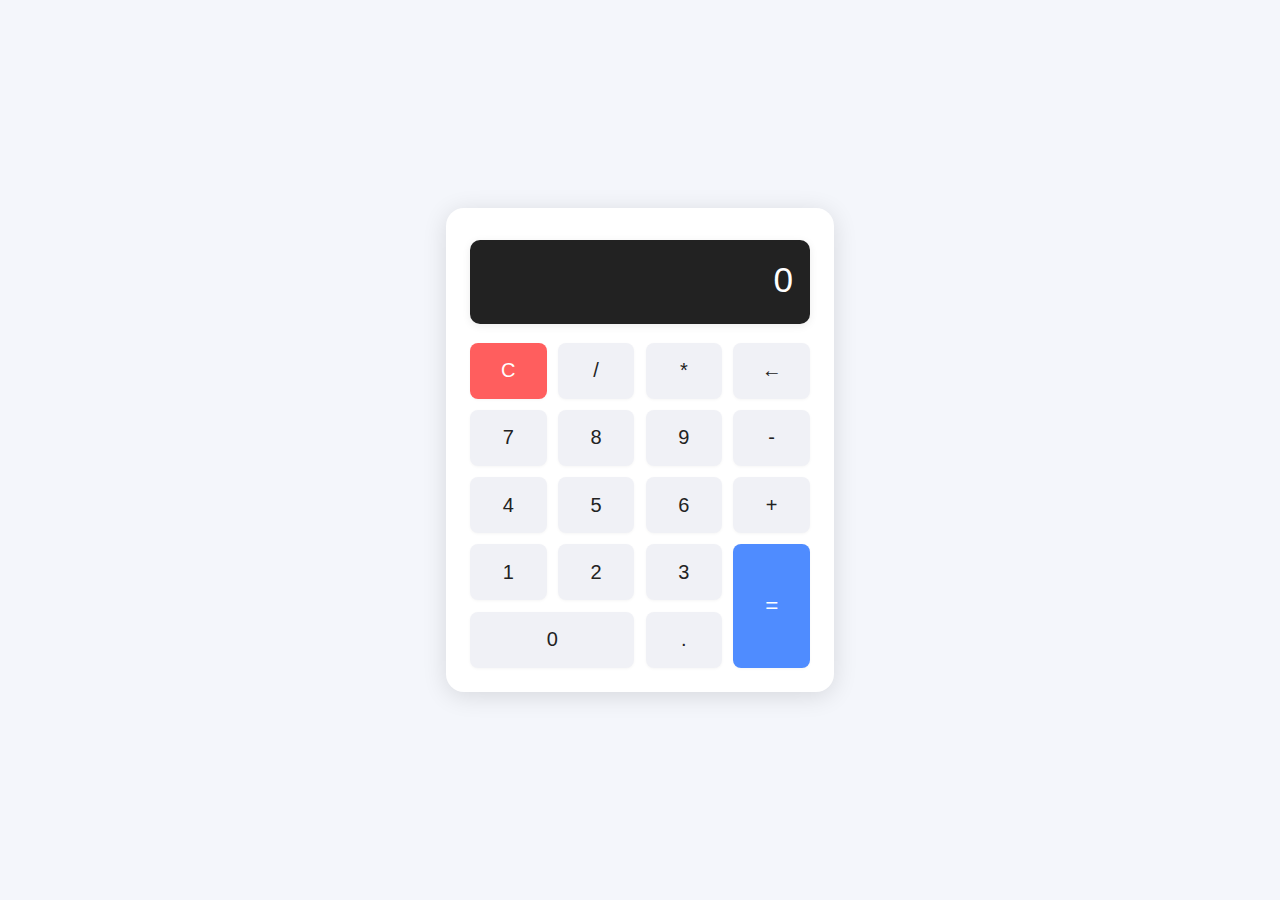
<file: CALCULATOR/index.html>
<!DOCTYPE html>
<html lang="en">
<head>
  <meta charset="UTF-8">
  <meta name="viewport" content="width=device-width, initial-scale=1.0">
  <title>Calculator</title>
  <link rel="stylesheet" href="style.css">
</head>
<body>
  <main>
    <div class="calculator-container">
      <section class="calculator-display" id="display">0</section>
      <div class="calculator-buttons">
        <button class="btn" data-action="clear">C</button>
        <button class="btn" data-action="divide">/</button>
        <button class="btn" data-action="multiply">*</button>
        <button class="btn" data-action="backspace">&#8592;</button>
        <button class="btn" data-digit="7">7</button>
        <button class="btn" data-digit="8">8</button>
        <button class="btn" data-digit="9">9</button>
        <button class="btn" data-action="subtract">-</button>
        <button class="btn" data-digit="4">4</button>
        <button class="btn" data-digit="5">5</button>
        <button class="btn" data-digit="6">6</button>
        <button class="btn" data-action="add">+</button>
        <button class="btn" data-digit="1">1</button>
        <button class="btn" data-digit="2">2</button>
        <button class="btn" data-digit="3">3</button>
        <button class="btn" data-action="equals">=</button>
        <button class="btn btn-zero" data-digit="0">0</button>
        <button class="btn" data-digit=".">.</button>
      </div>
    </div>
  </main>
  <script src="script.js"></script>
</body>
</html>
</file>
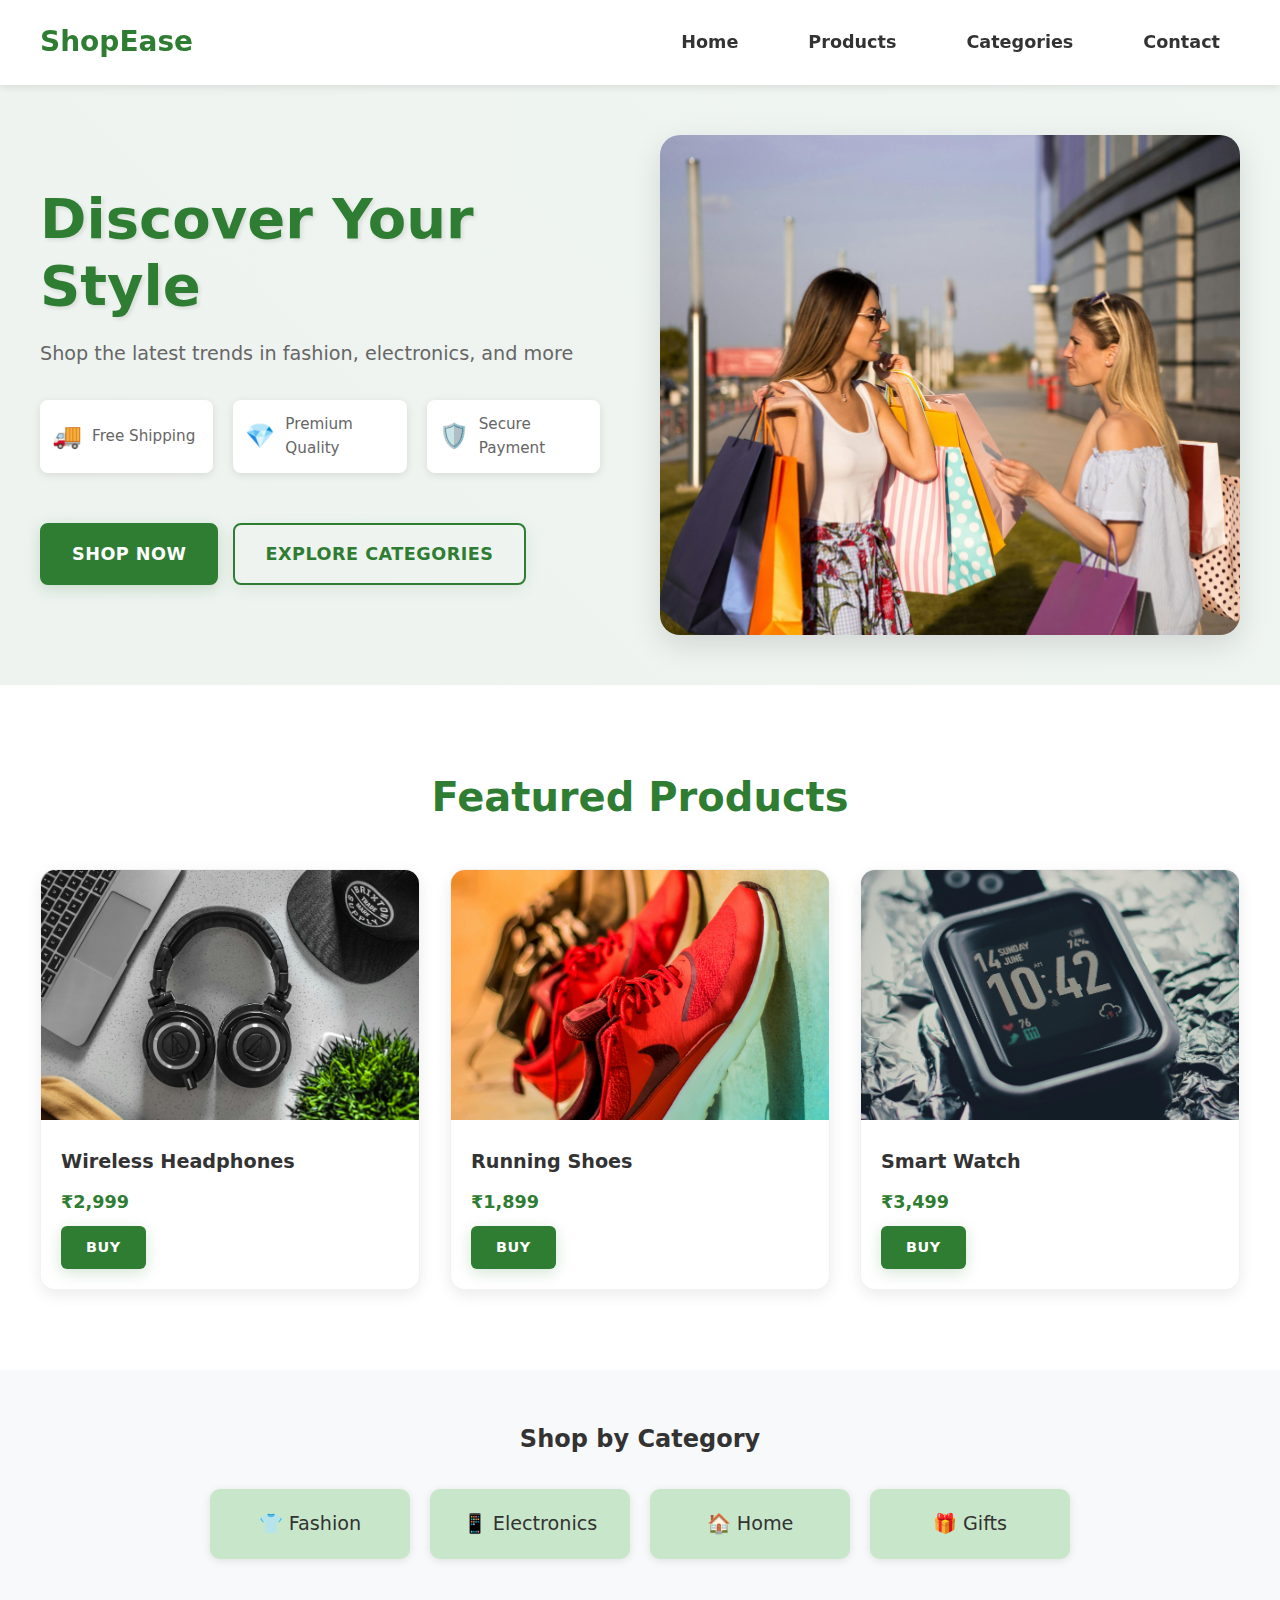
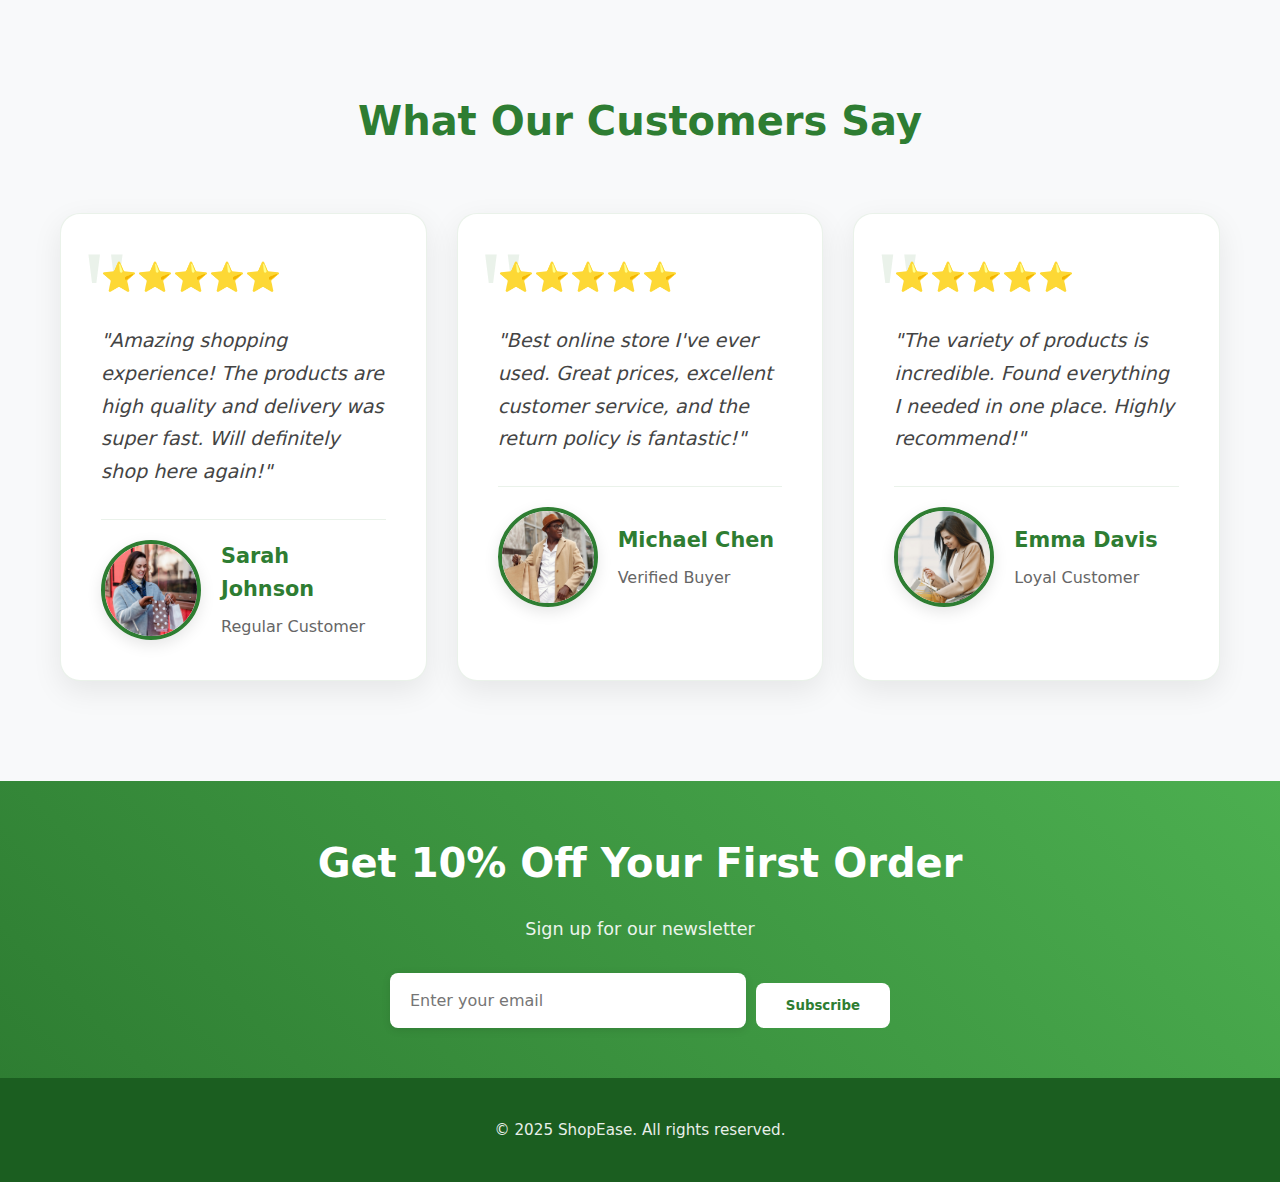
<file: LANDING PAGE/index.html>
<!DOCTYPE html>
<html lang="en">
<head>
  <meta charset="UTF-8" />
  <meta name="viewport" content="width=device-width, initial-scale=1" />
  <title>ShopEase - Your Online Store</title>
  <link rel="stylesheet" href="style.css" />
  <script>
    document.addEventListener('DOMContentLoaded', function() {
      // Smooth scroll for all anchor links
      document.querySelectorAll('a[href^="#"]').forEach(anchor => {
        anchor.addEventListener('click', function (e) {
          e.preventDefault();
          const targetId = this.getAttribute('href');
          const targetElement = document.querySelector(targetId);
          
          if (targetElement) {
            targetElement.scrollIntoView({
              behavior: 'smooth',
              block: 'start'
            });
          }
        });
      });
    });
  </script>
</head>
<body>
  <!-- Navigation -->
  <header>
    <nav class="navbar">
      <div class="logo">ShopEase</div>
      <ul class="nav-links">
        <li><a href="#home">Home</a></li>
        <li><a href="#products">Products</a></li>
        <li><a href="#categories">Categories</a></li>
        <li><a href="#contact">Contact</a></li>
      </ul>
    </nav>
  </header>

  <!-- Hero Section -->
  <section id="home" class="hero">
    <div class="hero-content">
      <div class="hero-text">
        <h1>Discover Your Style</h1>
        <p class="hero-subtitle">Shop the latest trends in fashion, electronics, and more</p>
        <div class="hero-features">
          <div class="feature">
            <span class="feature-icon">🚚</span>
            <span>Free Shipping</span>
          </div>
          <div class="feature">
            <span class="feature-icon">💎</span>
            <span>Premium Quality</span>
          </div>
          <div class="feature">
            <span class="feature-icon">🛡️</span>
            <span>Secure Payment</span>
          </div>
        </div>
        <div class="hero-cta">
          <a href="#products" class="btn">Shop Now</a>
          <a href="#categories" class="btn btn-outline">Explore Categories</a>
        </div>
      </div>
      <div class="hero-image">
        <img src="images/hero-section.jpg" alt="Shopping Experience" />
      </div>
    </div>
  </section>

  <!-- Product Showcase -->
  <section id="products" class="products">
    <h2>Featured Products</h2>
    <div class="product-grid">
      <div class="product-card">
        <img src="images/Wireless Headphones.jpg" alt="Wireless Headphones" />
        <h3>Wireless Headphones</h3>
        <p>₹2,999</p>
        <a href="#" class="btn">Buy</a>
      </div>
      <div class="product-card">
        <img src="images/Running Shoes.jpg" alt="Running Shoes" />
        <h3>Running Shoes</h3>
        <p>₹1,899</p>
        <a href="#" class="btn">Buy</a>
      </div>
      <div class="product-card">
        <img src="images/Smart Watch.jpg" alt="Smart Watch" />
        <h3>Smart Watch</h3>
        <p>₹3,499</p>
        <a href="#" class="btn">Buy</a>
      </div>
    </div>
  </section>

  <!-- Categories -->
  <section id="categories" class="categories">
    <h2>Shop by Category</h2>
    <div class="category-grid">
      <div class="category-card">👕 Fashion</div>
      <div class="category-card">📱 Electronics</div>
      <div class="category-card">🏠 Home</div>
      <div class="category-card">🎁 Gifts</div>
    </div>
  </section>

  <!-- Customer Reviews -->
  <section id="reviews" class="reviews">
    <h2>What Our Customers Say</h2>
    <div class="review-container">
      <div class="review-card">
        <div class="review-stars">⭐⭐⭐⭐⭐</div>
        <p class="review-text">"Amazing shopping experience! The products are high quality and delivery was super fast. Will definitely shop here again!"</p>
        <div class="reviewer">
          <img src="images/customer1.jpg" alt="Customer 1" class="reviewer-img" />
          <div class="reviewer-info">
            <h4>Sarah Johnson</h4>
            <p>Regular Customer</p>
          </div>
        </div>
      </div>

      <div class="review-card">
        <div class="review-stars">⭐⭐⭐⭐⭐</div>
        <p class="review-text">"Best online store I've ever used. Great prices, excellent customer service, and the return policy is fantastic!"</p>
        <div class="reviewer">
          <img src="images/customer2.jpg" alt="Customer 2" class="reviewer-img" />
          <div class="reviewer-info">
            <h4>Michael Chen</h4>
            <p>Verified Buyer</p>
          </div>
        </div>
      </div>

      <div class="review-card">
        <div class="review-stars">⭐⭐⭐⭐⭐</div>
        <p class="review-text">"The variety of products is incredible. Found everything I needed in one place. Highly recommend!"</p>
        <div class="reviewer">
          <img src="images/customer3.jpg" alt="Customer 3" class="reviewer-img" />
          <div class="reviewer-info">
            <h4>Emma Davis</h4>
            <p>Loyal Customer</p>
          </div>
        </div>
      </div>
    </div>
  </section>

  <!-- Newsletter -->
  <section class="newsletter">
    <h2>Get 10% Off Your First Order</h2>
    <p>Sign up for our newsletter</p>
    <form>
      <input type="email" placeholder="Enter your email" required />
      <button type="submit" class="btn">Subscribe</button>
    </form>
  </section>

  <!-- Footer -->
  <footer id="contact">
    <p>&copy; 2025 ShopEase. All rights reserved.</p>
  </footer>
</body>
</html>
</file>
<file: CALCULATOR/style.css>
body {
  background: #f4f6fb;
  min-height: 100vh;
  display: flex;
  align-items: center;
  justify-content: center;
  font-family: 'Segoe UI', Arial, sans-serif;
  margin: 0;
}

.calculator-container {
  background: #fff;
  border-radius: 18px;
  box-shadow: 0 4px 24px rgba(0,0,0,0.12);
  padding: 2rem 1.5rem 1.5rem 1.5rem;
  width: 340px;
  max-width: 95vw;
  display: flex;
  flex-direction: column;
  gap: 1.2rem;
}

.calculator-display {
  background: #222;
  color: #fff;
  font-size: 2.2rem;
  border-radius: 10px;
  padding: 1.2rem 1rem;
  text-align: right;
  min-height: 2.8rem;
  letter-spacing: 1px;
  box-shadow: 0 2px 8px rgba(0,0,0,0.08);
  word-break: break-all;
}

.calculator-buttons {
  display: grid;
  grid-template-columns: repeat(4, 1fr);
  grid-template-rows: repeat(5, 56px);
  gap: 0.7rem;
}

.btn {
  background: #f0f1f6;
  border: none;
  border-radius: 8px;
  font-size: 1.25rem;
  color: #222;
  cursor: pointer;
  transition: background 0.18s, box-shadow 0.18s;
  box-shadow: 0 1px 3px rgba(0,0,0,0.04);
}

.btn:hover {
  background: #e2e6f3;
}

.btn:active {
  background: #d1d6e6;
}

.btn[data-action="equals"] {
  background: #4f8cff;
  color: #fff;
  grid-row: span 2;
  font-size: 1.4rem;
}

.btn[data-action="equals"]:hover {
  background: #2563eb;
}

.btn[data-action="clear"] {
  background: #ff5e5e;
  color: #fff;
}

.btn[data-action="clear"]:hover {
  background: #e11d48;
}

.btn-zero {
  grid-column: span 2;
}

.btn.active-operator {
  background: #d1d6e6;
  box-shadow: inset 0 1px 3px rgba(0,0,0,0.1);
}

@media (max-width: 400px) {
  .calculator-container {
    padding: 1rem 0.5rem 1rem 0.5rem;
    width: 98vw;
  }
  .calculator-display {
    font-size: 1.3rem;
    padding: 0.7rem 0.5rem;
  }
  .calculator-buttons {
    grid-template-rows: repeat(5, 38px);
    gap: 0.4rem;
  }
  .btn {
    font-size: 1rem;
  }
}
</file>
<file: LANDING PAGE/style.css>
/* Global Styles */
:root {
  --primary-color: #2e7d32;
  --primary-light: #4caf50;
  --primary-dark: #1b5e20;
  --text-dark: #333;
  --text-light: #666;
  --background-light: #f8f9fa;
  --white: #ffffff;
  --shadow-sm: 0 2px 8px rgba(0, 0, 0, 0.1);
  --shadow-md: 0 5px 15px rgba(0, 0, 0, 0.08);
  --shadow-lg: 0 10px 30px rgba(0, 0, 0, 0.12);
  --transition: all 0.3s ease;
}

* {
  margin: 0;
  padding: 0;
  box-sizing: border-box;
  font-family: 'Segoe UI', system-ui, -apple-system, sans-serif;
}

html {
  scroll-behavior: smooth;
  scroll-padding-top: 80px;
}

body {
  line-height: 1.6;
  background: var(--background-light);
  color: var(--text-dark);
}

/* Navigation Styles */
header {
  background: var(--white);
  padding: 20px 40px;
  box-shadow: var(--shadow-sm);
  position: sticky;
  top: 0;
  z-index: 1000;
  backdrop-filter: blur(10px);
  background-color: rgba(255, 255, 255, 0.95);
}

.navbar {
  display: flex;
  justify-content: space-between;
  align-items: center;
  max-width: 1200px;
  margin: 0 auto;
}

.logo {
  font-size: 28px;
  font-weight: 700;
  color: var(--primary-color);
  text-decoration: none;
  transition: var(--transition);
}

.logo:hover {
  color: var(--primary-dark);
  transform: translateY(-2px);
}

.nav-links {
  list-style: none;
  display: flex;
  gap: 30px;
}

.nav-links li a {
  text-decoration: none;
  color: var(--text-dark);
  font-weight: 600;
  font-size: 1.1rem;
  padding: 10px 20px;
  border-radius: 8px;
  transition: var(--transition);
  position: relative;
}

.nav-links li a:hover {
  color: var(--primary-color);
  background: rgba(46, 125, 50, 0.1);
  transform: translateY(-2px);
}

.nav-links li a::after {
  content: '';
  position: absolute;
  bottom: 0;
  left: 50%;
  width: 0;
  height: 2px;
  background: var(--primary-color);
  transition: var(--transition);
  transform: translateX(-50%);
}

.nav-links li a:hover::after {
  width: 80%;
}

/* Hero Section Styles */
.hero {
  background: var(--background-light);
  min-height: 600px;
  padding: 40px 20px;
  display: flex;
  align-items: center;
  position: relative;
  overflow: hidden;
}

.hero::before {
  content: '';
  position: absolute;
  top: 0;
  left: 0;
  right: 0;
  bottom: 0;
  background: linear-gradient(45deg, rgba(46, 125, 50, 0.05) 0%, rgba(76, 175, 80, 0.05) 100%);
  z-index: 0;
}

.hero-content {
  max-width: 1200px;
  margin: 0 auto;
  display: grid;
  grid-template-columns: 1fr 1fr;
  gap: 40px;
  align-items: center;
  position: relative;
  z-index: 1;
}

.hero-text {
  padding-right: 20px;
}

.hero h1 {
  font-size: 3.5rem;
  color: var(--primary-color);
  margin-bottom: 20px;
  line-height: 1.2;
  font-weight: 800;
  text-shadow: 2px 2px 4px rgba(0, 0, 0, 0.1);
}

.hero-subtitle {
  font-size: 1.2rem;
  color: var(--text-light);
  margin-bottom: 30px;
  font-weight: 500;
}

.hero-features {
  display: grid;
  grid-template-columns: repeat(3, 1fr);
  gap: 20px;
  margin-bottom: 40px;
}

.feature {
  display: flex;
  align-items: center;
  gap: 10px;
  font-size: 0.95rem;
  color: var(--text-light);
  background: var(--white);
  padding: 12px;
  border-radius: 8px;
  box-shadow: var(--shadow-sm);
  transition: var(--transition);
}

.feature:hover {
  transform: translateY(-2px);
  box-shadow: var(--shadow-md);
}

.feature-icon {
  font-size: 1.5rem;
}

.hero-cta {
  display: flex;
  gap: 15px;
}

.hero-cta .btn {
  padding: 15px 30px;
  font-size: 1.1rem;
  font-weight: 600;
  border-radius: 8px;
  transition: var(--transition);
  text-transform: uppercase;
  letter-spacing: 0.5px;
}

.hero-cta .btn:first-child {
  background: var(--primary-color);
  color: var(--white);
  border: 2px solid var(--primary-color);
  box-shadow: 0 4px 15px rgba(46, 125, 50, 0.2);
}

.hero-cta .btn:first-child:hover {
  background: var(--primary-dark);
  border-color: var(--primary-dark);
  transform: translateY(-3px);
  box-shadow: 0 6px 20px rgba(46, 125, 50, 0.3);
}

.hero-cta .btn-outline {
  background: transparent;
  color: var(--primary-color);
  border: 2px solid var(--primary-color);
  box-shadow: 0 4px 15px rgba(46, 125, 50, 0.1);
}

.hero-cta .btn-outline:hover {
  background: var(--primary-color);
  color: var(--white);
  transform: translateY(-3px);
  box-shadow: 0 6px 20px rgba(46, 125, 50, 0.2);
}

.hero-image {
  position: relative;
  height: 500px;
  border-radius: 20px;
  overflow: hidden;
  box-shadow: var(--shadow-lg);
}

.hero-image img {
  width: 100%;
  height: 100%;
  object-fit: cover;
  transition: var(--transition);
}

.hero-image:hover img {
  transform: scale(1.05);
}

@media (max-width: 768px) {
  .hero-content {
    grid-template-columns: 1fr;
    text-align: center;
  }

  .hero-text {
    padding-right: 0;
  }

  .hero-features {
    justify-content: center;
  }

  .hero-cta {
    justify-content: center;
  }

  .hero-image {
    height: 300px;
  }

  .nav-links {
    gap: 15px;
  }
  
  .nav-links li a {
    font-size: 1rem;
    padding: 8px 16px;
  }
}

/* Product Section Styles */
.products {
  padding: 80px 20px;
  background: var(--white);
}

.products h2 {
  text-align: center;
  color: var(--primary-color);
  margin-bottom: 40px;
  font-size: 2.5rem;
  font-weight: 700;
}

.product-grid {
  display: grid;
  grid-template-columns: repeat(auto-fit, minmax(280px, 1fr));
  gap: 30px;
  max-width: 1200px;
  margin: 0 auto;
}

.product-card {
  background: var(--white);
  border-radius: 15px;
  overflow: hidden;
  box-shadow: var(--shadow-md);
  transition: var(--transition);
  border: 1px solid rgba(0, 0, 0, 0.05);
  position: relative;
}

.product-card:hover {
  transform: translateY(-5px);
  box-shadow: var(--shadow-lg);
}

.product-card img {
  width: 100%;
  height: 250px;
  object-fit: cover;
  transition: var(--transition);
}

.product-card:hover img {
  transform: scale(1.05);
}

.product-card h3 {
  padding: 20px 20px 10px;
  color: var(--text-dark);
  font-size: 1.2rem;
  font-weight: 600;
}

.product-card .btn {
  display: inline-block;
  padding: 10px 25px;
  background: var(--primary-color);
  color: var(--white);
  border: none;
  border-radius: 6px;
  font-weight: 600;
  text-decoration: none;
  transition: var(--transition);
  margin: 0 20px 20px;
  text-transform: uppercase;
  letter-spacing: 0.5px;
  font-size: 0.9rem;
  box-shadow: 0 4px 15px rgba(46, 125, 50, 0.2);
}

.product-card .btn:hover {
  background: var(--primary-dark);
  transform: translateY(-2px);
  box-shadow: 0 6px 20px rgba(46, 125, 50, 0.3);
}

.product-card p {
  padding: 0 20px 10px;
  color: var(--primary-color);
  font-weight: 700;
  font-size: 1.1rem;
}

/* Newsletter Section Styles */
.newsletter {
  background: linear-gradient(45deg, var(--primary-color), var(--primary-light));
  padding: 80px 20px;
  color: var(--white);
  text-align: center;
}

.newsletter h2 {
  font-size: 2.5rem;
  margin-bottom: 20px;
  font-weight: 700;
}

.newsletter p {
  font-size: 1.1rem;
  margin-bottom: 30px;
  opacity: 0.9;
}

.newsletter form {
  max-width: 500px;
  margin: 0 auto;
  display: flex;
  gap: 10px;
}

.newsletter input[type="email"] {
  flex: 1;
  padding: 15px 20px;
  border: none;
  border-radius: 8px;
  font-size: 1rem;
  box-shadow: var(--shadow-sm);
}

.newsletter .btn {
  background: var(--white);
  color: var(--primary-color);
  border: none;
  padding: 15px 30px;
  border-radius: 8px;
  font-weight: 600;
  cursor: pointer;
  transition: var(--transition);
}

.newsletter .btn:hover {
  background: var(--primary-dark);
  color: var(--white);
  transform: translateY(-2px);
}

/* Footer Styles */
footer {
  background: var(--primary-dark);
  color: var(--white);
  padding: 40px 20px;
  text-align: center;
}

footer p {
  opacity: 0.9;
  font-size: 0.95rem;
}

/* Responsive Styles */
@media (max-width: 480px) {
  .nav-links {
    display: none;
  }

  .hero h1 {
    font-size: 2.5rem;
  }

  .product-grid {
    grid-template-columns: 1fr;
  }
}

.categories, .newsletter {
  padding: 50px 20px;
  text-align: center;
}

.category-grid {
  display: flex;
  justify-content: center;
  gap: 20px;
  margin-top: 30px;
  flex-wrap: wrap;
}

.category-card {
  background: white;
  padding: 20px;
  border-radius: 10px;
  width: 200px;
  box-shadow: 0 2px 8px rgba(0,0,0,0.1);
}

.category-card {
  font-size: 1.2rem;
  background: #c8e6c9;
  cursor: pointer;
  transition: transform 0.2s;
}

.category-card:hover {
  transform: scale(1.05);
}

.reviews {
  padding: 80px 20px;
  background: #f8f9fa;
}

.reviews h2 {
  text-align: center;
  color: #2e7d32;
  margin-bottom: 40px;
  font-size: 2.5rem;
}

.review-container {
  max-width: 1200px;
  margin: 0 auto;
  display: grid;
  grid-template-columns: repeat(auto-fit, minmax(300px, 1fr));
  gap: 30px;
  padding: 20px;
}

.review-card {
  background: white;
  padding: 40px;
  border-radius: 20px;
  box-shadow: 0 10px 30px rgba(0, 0, 0, 0.08);
  transition: all 0.3s ease;
  border: 1px solid rgba(46, 125, 50, 0.1);
  position: relative;
  overflow: hidden;
}

.review-card::before {
  content: '"';
  position: absolute;
  top: 20px;
  left: 20px;
  font-size: 120px;
  color: rgba(46, 125, 50, 0.1);
  font-family: serif;
  line-height: 1;
}

.review-card:hover {
  transform: translateY(-10px);
  box-shadow: 0 15px 40px rgba(0, 0, 0, 0.12);
  border-color: rgba(46, 125, 50, 0.2);
}

.review-stars {
  color: #ffd700;
  font-size: 1.8rem;
  margin-bottom: 25px;
  position: relative;
  z-index: 1;
}

.review-text {
  color: #444;
  font-size: 1.2rem;
  line-height: 1.7;
  margin-bottom: 30px;
  font-style: italic;
  position: relative;
  z-index: 1;
}

.reviewer {
  display: flex;
  align-items: center;
  gap: 20px;
  padding-top: 20px;
  border-top: 1px solid rgba(46, 125, 50, 0.1);
  position: relative;
  z-index: 1;
}

.reviewer-img {
  width: 100px;
  height: 100px;
  border-radius: 50%;
  object-fit: cover;
  border: 4px solid #2e7d32;
  box-shadow: 0 5px 15px rgba(0, 0, 0, 0.1);
  transition: transform 0.3s ease;
}

.reviewer-img:hover {
  transform: scale(1.08);
}

.reviewer-info {
  flex: 1;
}

.reviewer-info h4 {
  color: #2e7d32;
  margin-bottom: 8px;
  font-size: 1.3rem;
  font-weight: 600;
}

.reviewer-info p {
  color: #666;
  font-size: 1rem;
  font-weight: 500;
}

@media (max-width: 768px) {
  .review-container {
    grid-template-columns: 1fr;
    padding: 10px;
  }
  
  .reviews h2 {
    font-size: 2rem;
  }
  
  .review-card {
    padding: 30px;
  }
  
  .reviewer-img {
    width: 80px;
    height: 80px;
  }
  
  .reviewer-info h4 {
    font-size: 1.2rem;
  }
}

/* Remove underlines from all links */
a {
  text-decoration: none;
}

/* Update existing button styles to remove underline */
.btn {
  text-decoration: none;
  display: inline-block;
  margin-top: 10px;
  background: var(--primary-color);
  color: var(--white);
  padding: 10px 20px;
  border-radius: 6px;
  transition: var(--transition);
  border: none;
  cursor: pointer;
}
</file>
